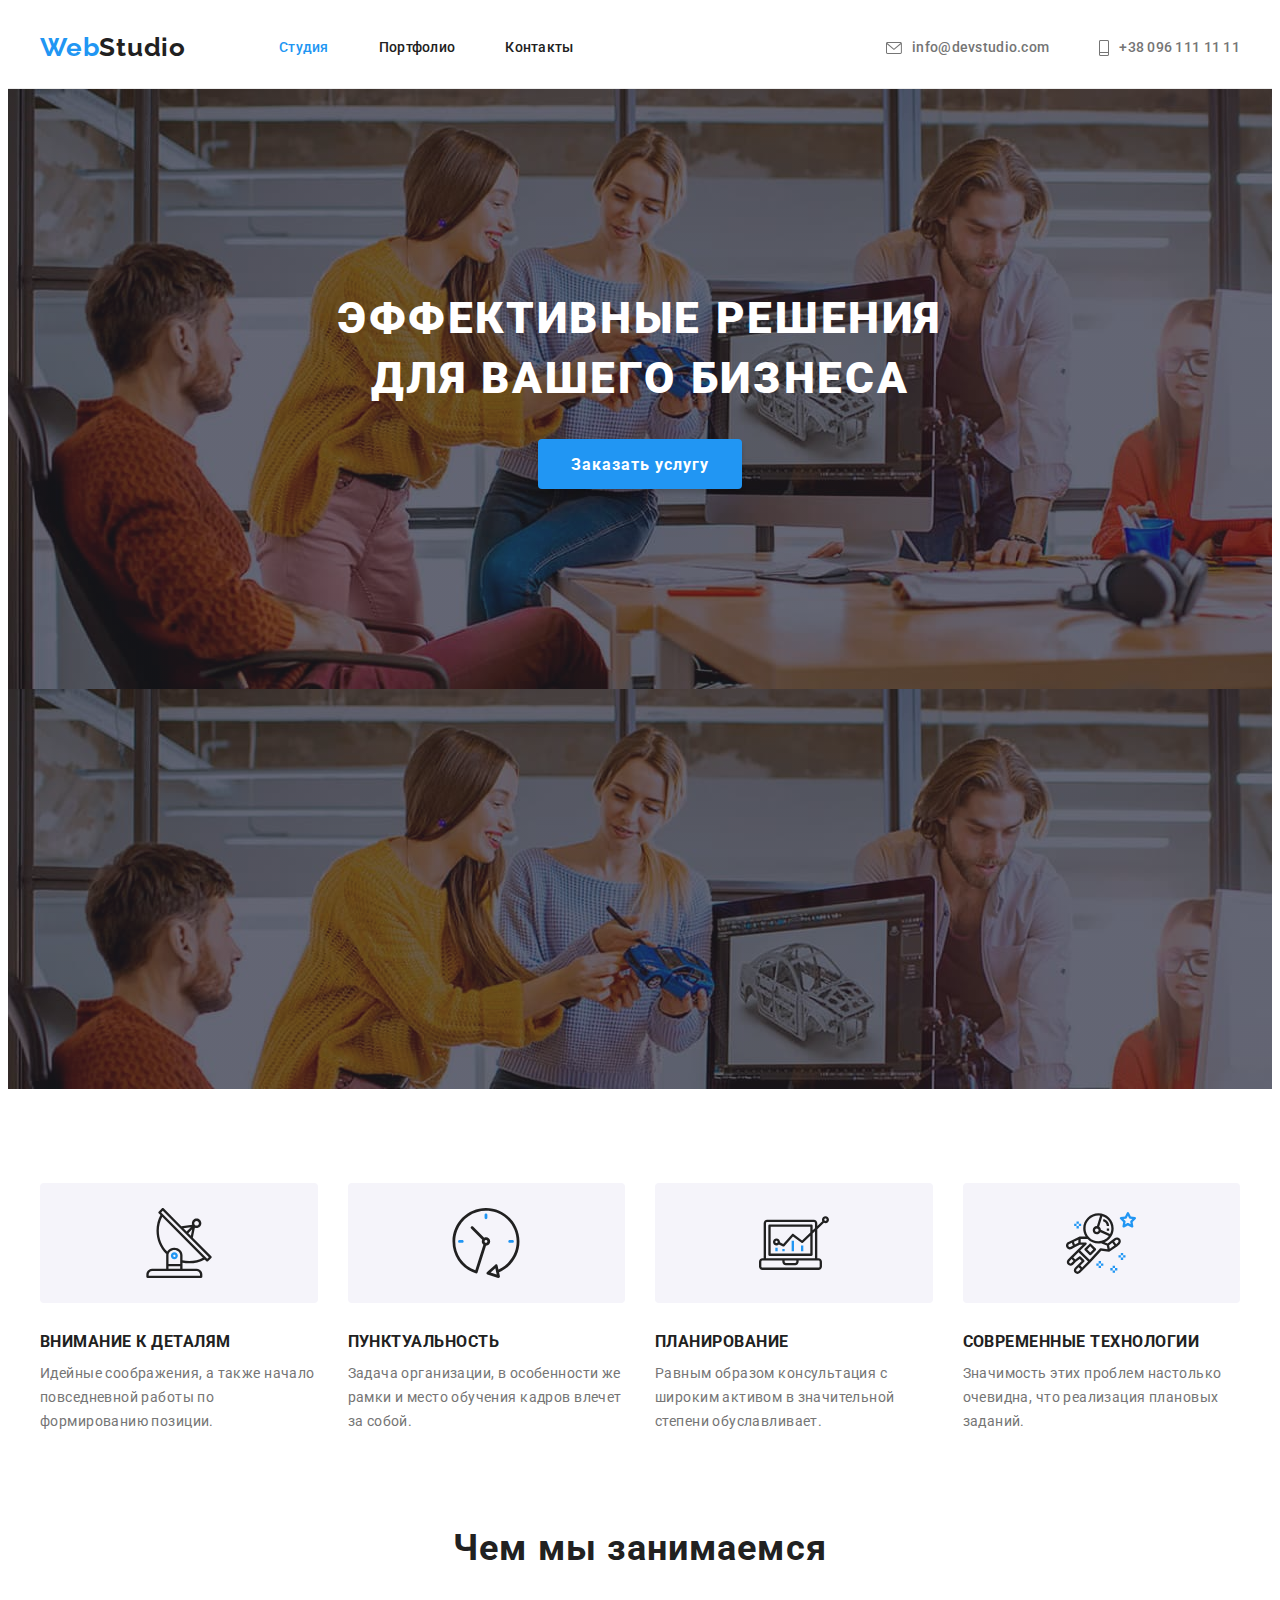
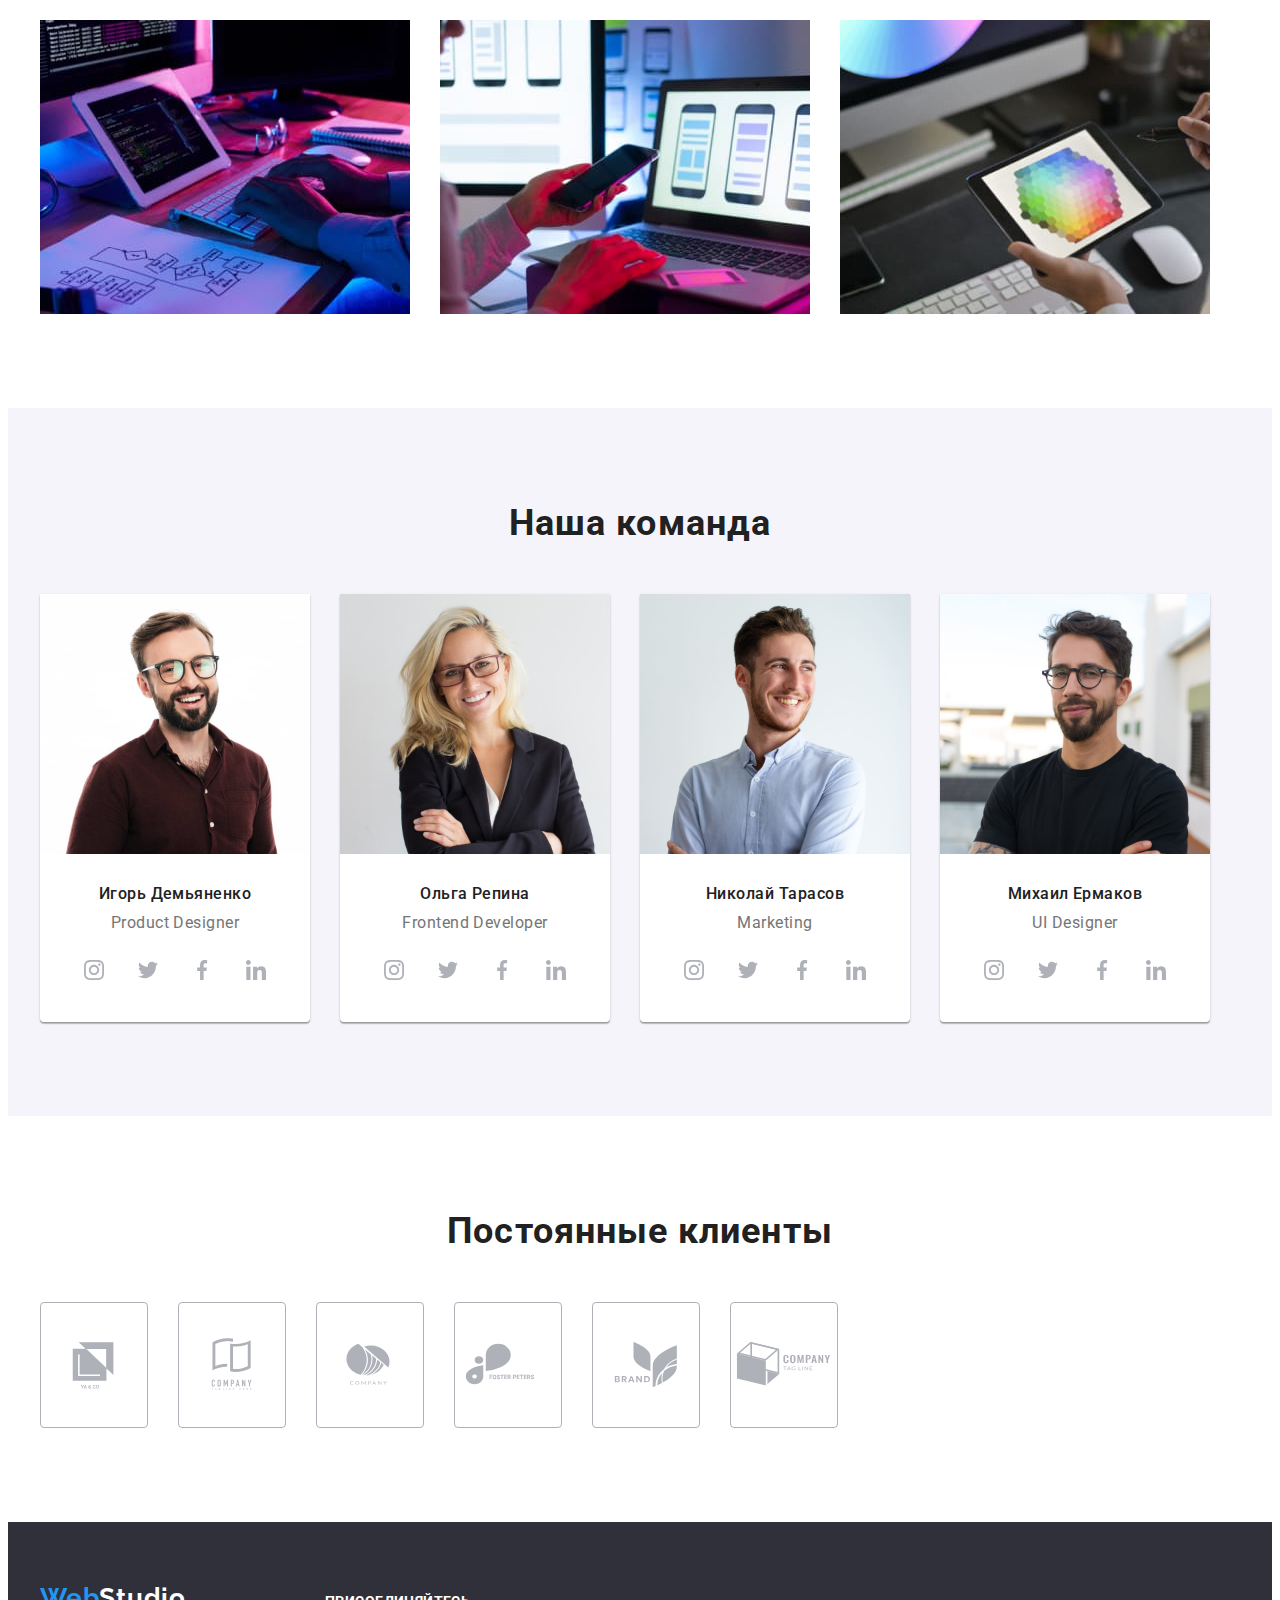
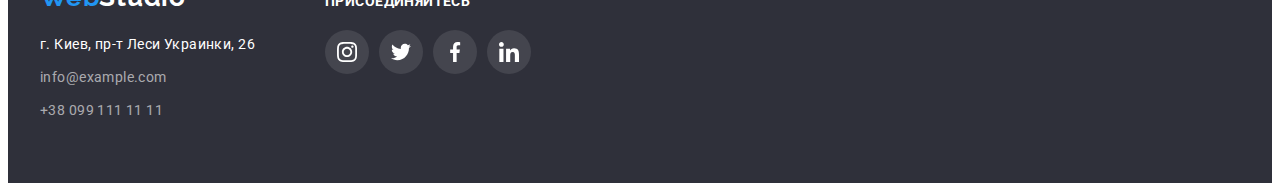
<file: index.html>
<!DOCTYPE html>
<html lang="ru">
  <head>
    <meta charset="UTF-8" />
    <meta http-equiv="X-UA-Compatible" content="IE=edge" />
    <meta name="viewport" content="width=device-width, initial-scale=1.0" />
    <meta
      name="description"
      content="Вебстудия. Создание вебсайта под ключ,  разработка мобильных приложений"
    />
    <title>WebStudio</title>

    <link rel="preconnect" href="https://fonts.googleapis.com" />
    <link rel="preconnect" href="https://fonts.gstatic.com" crossorigin />
    <link
      href="https://fonts.googleapis.com/css2?family=Raleway:wght@700&family=Roboto:wght@400;500;700;900&display=swap"
      rel="stylesheet"
    />
    <link
      rel="stylesheet"
      href="https://cdnjs.cloudflare.com/ajax/libs/modern-normalize/1.1.0/modern-normalize.min.css"
      integrity="sha512-wpPYUAdjBVSE4KJnH1VR1HeZfpl1ub8YT/NKx4PuQ5NmX2tKuGu6U/JRp5y+Y8XG2tV+wKQpNHVUX03MfMFn9Q=="
      crossorigin="anonymous"
      referrerpolicy="no-referrer"
    />
    <link rel="stylesheet" href="./css/styles.css" />
  </head>
  <body>
    <header class="page-header">
      <div class="container">
        <nav class="header-nav list">
          <a class="logo link" href="./index.html"
            >Web<span class="logo-accent">Studio</span></a
          >
          <ul class="header-list list">
            <li class="header-list-item">
              <a class="link current" href="">Студия</a>
            </li>
            <li class="header-list-item">
              <a class="link" href="./portfolio.html">Портфолио</a>
            </li>
            <li class="header-list-item">
              <a class="link" href="">Контакты</a>
            </li>
          </ul>
        </nav>
        <ul class="header-contacts list">
          <li class="item">
            <a class="header-email link" href="mailto:info@devstudio.com">
              <svg class="icon-envelope" width="16" height="12">
                <use href="./images/icons.svg#icon-envelope"></use>
              </svg>
              info@devstudio.com
            </a>
          </li>
          <li class="item">
            <a class="header-tel link" href="tel:+380961111111">
              <svg class="icon-handy" width="10" height="16">
                <use href="./images/icons.svg#icon-handy"></use>
              </svg>
              +38 096 111 11 11</a
            >
          </li>
        </ul>
      </div>
    </header>
    <main>
      <!-- HERO -->

      <section class="hero section">
        <div class="hero-overlay"></div>
        <div class="container">
          <!--<div class="hero-content"-->
          <h1 class="hero-title">Эффективные решения для вашего бизнеса</h1>
          <button class="hero-btn" type="button">Заказать услугу</button>
          <!--</div>-->
        </div>
      </section>
      <!--end of HERO -->

      <!-- Блок Особенности -->
      <section class="qualities section">
        <div class="container">
          <h2 class="visually-hidden qualities-title">Особенности</h2>
          <!--Заголовок спрятан-->
          <ul class="qualities-list list">
            <li class="qualities-item">
              <div class="qualities-icon">
                <svg class="icon-antenna" width="70" height="70">
                  <use href="./images/icons.svg#icon-antenna"></use>
                </svg>
              </div>

              <h3 class="qualities-sec-title">Внимание к деталям</h3>
              <p class="qualities-text">
                Идейные соображения, а также начало повседневной работы по
                формированию позиции.
              </p>
            </li>
            <li class="qualities-item">
              <div class="qualities-icon">
                <svg class="icon-clock" width="70" height="70">
                  <use href="./images/icons.svg#icon-clock"></use>
                </svg>
              </div>

              <h3 class="qualities-sec-title">Пунктуальность</h3>
              <p class="qualities-text">
                Задача организации, в особенности же рамки и место обучения
                кадров влечет за собой.
              </p>
            </li>

            <li class="qualities-item">
              <div class="qualities-icon">
                <svg class="icon-diagram" width="70" height="70">
                  <use href="./images/icons.svg#icon-diagram"></use>
                </svg>
              </div>

              <h3 class="qualities-sec-title">Планирование</h3>
              <p class="qualities-text">
                Равным образом консультация с широким активом в значительной
                степени обуславливает.
              </p>
            </li>
            <li class="qualities-item">
              <div class="qualities-icon">
                <svg class="icon-astronaut" width="70" height="70">
                  <use href="./images/icons.svg#icon-astronaut"></use>
                </svg>
              </div>

              <h3 class="qualities-sec-title">Современные технологии</h3>
              <p class="qualities-text">
                Значимость этих проблем настолько очевидна, что реализация
                плановых заданий.
              </p>
            </li>
          </ul>
        </div>
      </section>
      <!-- Конец блока Особенности -->

      <!-- Блок Чем мы занимаемся-->
      <section class="dealing section">
        <div class="container">
          <h2 class="dealing-title">Чем мы занимаемся</h2>
          <ul class="dealing-list list">
            <li class="dealing-item">
              <img
                src="./images/we-do1.jpg"
                alt="Десктопные приложения"
                width="370"
              />
            </li>
            <li class="dealing-item">
              <img
                src="./images/we-do2.jpg"
                alt="Разработка мобильных приложений"
                width="370"
              />
            </li>
            <li class="dealing-item">
              <img
                src="./images/we-do3.jpg"
                alt="Разработка дизайна вебсайта"
                width="370"
              />
            </li>
          </ul>
        </div>
      </section>
      <!-- Конец блока Чем мы занимаемся -->

      <!-- Блок Наша команда-->
      <section class="team section">
        <div class="container">
          <h2 class="team-title">Наша команда</h2>
          <ul class="team-list list">
            <li class="team-item">
              <img
                class="team-img"
                src="./images/staff1.jpg"
                alt="Игорь Демьяненко"
                width="270"
              />
              <h3 class="team-sec-title">Игорь Демьяненко</h3>
              <p class="team-text" lang="en">Product Designer</p>
              <div class="team-soc-block">
                <ul class="team-soc-list list">
                  <li class="team-soc-item">
                    <a href="" class="team-soc-link link">
                      <svg
                        class="team-icon icon-instagram"
                        width="20"
                        height="20"
                      >
                        <use href="./images/icons.svg#icon-instagram"></use>
                      </svg>
                    </a>
                  </li>
                  <li class="team-soc-item">
                    <a href="" class="team-soc-link link">
                      <svg
                        class="team-icon icon-twitter"
                        width="20"
                        height="20"
                      >
                        <use href="./images/icons.svg#icon-twitter"></use>
                      </svg>
                    </a>
                  </li>

                  <li class="team-soc-item">
                    <a href="" class="team-soc-link link">
                      <svg
                        class="team-icon icon-facebook"
                        width="20"
                        height="20"
                      >
                        <use href="./images/icons.svg#icon-facebook"></use>
                      </svg>
                    </a>
                  </li>
                  <li class="team-soc-item">
                    <a href="" class="team-soc-link link">
                      <svg
                        class="team-icon icon-linkedin"
                        width="20"
                        height="20"
                      >
                        <use href="./images/icons.svg#icon-linkedin"></use>
                      </svg>
                    </a>
                  </li>
                </ul>
              </div>
            </li>
            <li class="team-item">
              <img
                class="team-img"
                src="./images/staff2.jpg"
                alt="Ольга Репина"
                width="270"
              />
              <h3 class="team-sec-title">Ольга Репина</h3>
              <p class="team-text" lang="en">Frontend Developer</p>
              <div class="team-soc-block">
                <ul class="team-soc-list list">
                  <li class="team-soc-item">
                    <a href="" class="team-soc-link link">
                      <svg
                        class="team-icon icon-instagram"
                        width="20"
                        height="20"
                      >
                        <use href="./images/icons.svg#icon-instagram"></use>
                      </svg>
                    </a>
                  </li>
                  <li class="team-soc-item">
                    <a href="" class="team-soc-link link">
                      <svg
                        class="team-icon icon-twitter"
                        width="20"
                        height="20"
                      >
                        <use href="./images/icons.svg#icon-twitter"></use>
                      </svg>
                    </a>
                  </li>

                  <li class="team-soc-item">
                    <a href="" class="team-soc-link link">
                      <svg
                        class="team-icon icon-facebook"
                        width="20"
                        height="20"
                      >
                        <use href="./images/icons.svg#icon-facebook"></use>
                      </svg>
                    </a>
                  </li>
                  <li class="team-soc-item">
                    <a href="" class="team-soc-link link">
                      <svg
                        class="team-icon icon-linkedin"
                        width="20"
                        height="20"
                      >
                        <use href="./images/icons.svg#icon-linkedin"></use>
                      </svg>
                    </a>
                  </li>
                </ul>
              </div>
            </li>
            <li class="team-item">
              <img
                class="team-img"
                src="./images/staff3.jpg"
                alt="Николай Тарасов"
                width="270"
              />
              <h3 class="team-sec-title">Николай Тарасов</h3>
              <p class="team-text" lang="en">Marketing</p>
              <div class="team-soc-block">
                <ul class="team-soc-list list">
                  <li class="team-soc-item">
                    <a href="" class="team-soc-link link">
                      <svg
                        class="team-icon icon-instagram"
                        width="20"
                        height="20"
                      >
                        <use href="./images/icons.svg#icon-instagram"></use>
                      </svg>
                    </a>
                  </li>
                  <li class="team-soc-item">
                    <a href="" class="team-soc-link link">
                      <svg
                        class="team-icon icon-twitter"
                        width="20"
                        height="20"
                      >
                        <use href="./images/icons.svg#icon-twitter"></use>
                      </svg>
                    </a>
                  </li>

                  <li class="team-soc-item">
                    <a href="" class="team-soc-link link">
                      <svg
                        class="team-icon icon-facebook"
                        width="20"
                        height="20"
                      >
                        <use href="./images/icons.svg#icon-facebook"></use>
                      </svg>
                    </a>
                  </li>
                  <li class="team-soc-item">
                    <a href="" class="team-soc-link link">
                      <svg
                        class="team-icon icon-linkedin"
                        width="20"
                        height="20"
                      >
                        <use href="./images/icons.svg#icon-linkedin"></use>
                      </svg>
                    </a>
                  </li>
                </ul>
              </div>
            </li>
            <li class="team-item">
              <img
                class="team-img"
                src="./images/staff4.jpg"
                alt="Михаил Ермаков"
                width="270"
              />
              <h3 class="team-sec-title">Михаил Ермаков</h3>
              <p class="team-text" lang="en">UI Designer</p>
              <div class="team-soc-block">
                <ul class="team-soc-list list">
                  <li class="team-soc-item">
                    <a href="" class="team-soc-link link">
                      <svg
                        class="team-icon icon-instagram"
                        width="20"
                        height="20"
                      >
                        <use href="./images/icons.svg#icon-instagram"></use>
                      </svg>
                    </a>
                  </li>
                  <li class="team-soc-item">
                    <a href="" class="team-soc-link link">
                      <svg
                        class="team-icon icon-twitter"
                        width="20"
                        height="20"
                      >
                        <use href="./images/icons.svg#icon-twitter"></use>
                      </svg>
                    </a>
                  </li>

                  <li class="team-soc-item">
                    <a href="" class="team-soc-link link">
                      <svg
                        class="team-icon icon-facebook"
                        width="20"
                        height="20"
                      >
                        <use href="./images/icons.svg#icon-facebook"></use>
                      </svg>
                    </a>
                  </li>
                  <li class="team-soc-item">
                    <a href="" class="team-soc-link link">
                      <svg
                        class="team-icon icon-linkedin"
                        width="20"
                        height="20"
                      >
                        <use href="./images/icons.svg#icon-linkedin"></use>
                      </svg>
                    </a>
                  </li>
                </ul>
              </div>
            </li>
          </ul>
        </div>
      </section>
      <!-- Конец блока Наша команда-->
      <!-- Блок Наши клиенты-->
      <section class="clients section">
        <div class="container">
          <h2 class="clients-title">Постоянные клиенты</h2>

          <ul class="clients-list list">
            <li class="clients-item">
              <a href="" class="clients-link link">
                <svg class="clients-icon" width="106" height="60">
                  <use href="./images/icons.svg#icon-Logo1"></use>
                </svg>
              </a>
            </li>

            <li class="clients-item">
              <a href="" class="clients-link link">
                <svg class="clients-icon" width="106" height="60">
                  <use href="./images/icons.svg#icon-Logo2"></use>
                </svg>
              </a>
            </li>

            <li class="clients-item">
              <a href="" class="clients-link link">
                <svg class="clients-icon" width="106" height="60">
                  <use href="./images/icons.svg#icon-Logo3"></use>
                </svg>
              </a>
            </li>
            <li class="clients-item">
              <a href="" class="clients-link link">
                <svg class="clients-icon" width="106" height="60">
                  <use href="./images/icons.svg#icon-Logo4"></use>
                </svg>
              </a>
            </li>
            <li class="clients-item">
              <a href="" class="clients-link link">
                <svg class="clients-icon" width="106" height="60">
                  <use href="./images/icons.svg#icon-Logo5"></use>
                </svg>
              </a>
            </li>
            <li class="clients-item">
              <a href="" class="clients-link link">
                <svg class="clients-icon" width="106" height="60">
                  <use href="./images/icons.svg#icon-Logo6"></use>
                </svg>
              </a>
            </li>
          </ul>
        </div>
      </section>
    </main>
    <footer class="page-footer">
      <div class="container footer-blocks">
        <div class="footer-block-address">
          <a class="link logo" href="./index.html"
            >Web<span class="footer-logo-accent">Studio</span></a
          >
          <address class="adr">
            <ul class="footer-contacts list">
              <li class="footer-contacts-item">
                <a
                  class="footer-adress link"
                  href=" https://goo.gl/maps/PGf1aji3u7h2vcn76"
                  target="_blank"
                  rel="noopener noreferrer"
                  >г. Киев, пр-т Леси Украинки, 26</a
                >
              </li>
              <li class="footer-contacts-item">
                <a class="footer-email link" href="mailto:info@example.com"
                  >info@example.com</a
                >
              </li>
              <li class="footer-contacts-item">
                <a class="footer-tel link" href="tel:+380991111111"
                  >+38 099 111 11 11</a
                >
              </li>
            </ul>
          </address>
        </div>
        <div class="footer-block-social">
          <p class="footer-block-social-title">Присоединяйтесь</p>
          <ul class="footer-soc-list list">
            <li class="footer-soc-item">
              <a href="" class="footer-soc-link link">
                <svg class="footer-icon icon-instagram" width="20" height="20">
                  <use href="./images/icons.svg#icon-instagram"></use>
                </svg>
              </a>
            </li>
            <li class="footer-soc-item">
              <a href="" class="footer-soc-link link">
                <svg class="footer-icon icon-twitter" width="20" height="20">
                  <use href="./images/icons.svg#icon-twitter"></use>
                </svg>
              </a>
            </li>

            <li class="footer-soc-item">
              <a href="" class="footer-soc-link link">
                <svg class="footer-icon icon-facebook" width="20" height="20">
                  <use href="./images/icons.svg#icon-facebook"></use>
                </svg>
              </a>
            </li>
            <li class="footer-soc-item">
              <a href="" class="footer-soc-link link">
                <svg class="footer-icon icon-linkedin" width="20" height="20">
                  <use href="./images/icons.svg#icon-linkedin"></use>
                </svg>
              </a>
            </li>
          </ul>
        </div>
      </div>
    </footer>
  </body>
</html>
</file>
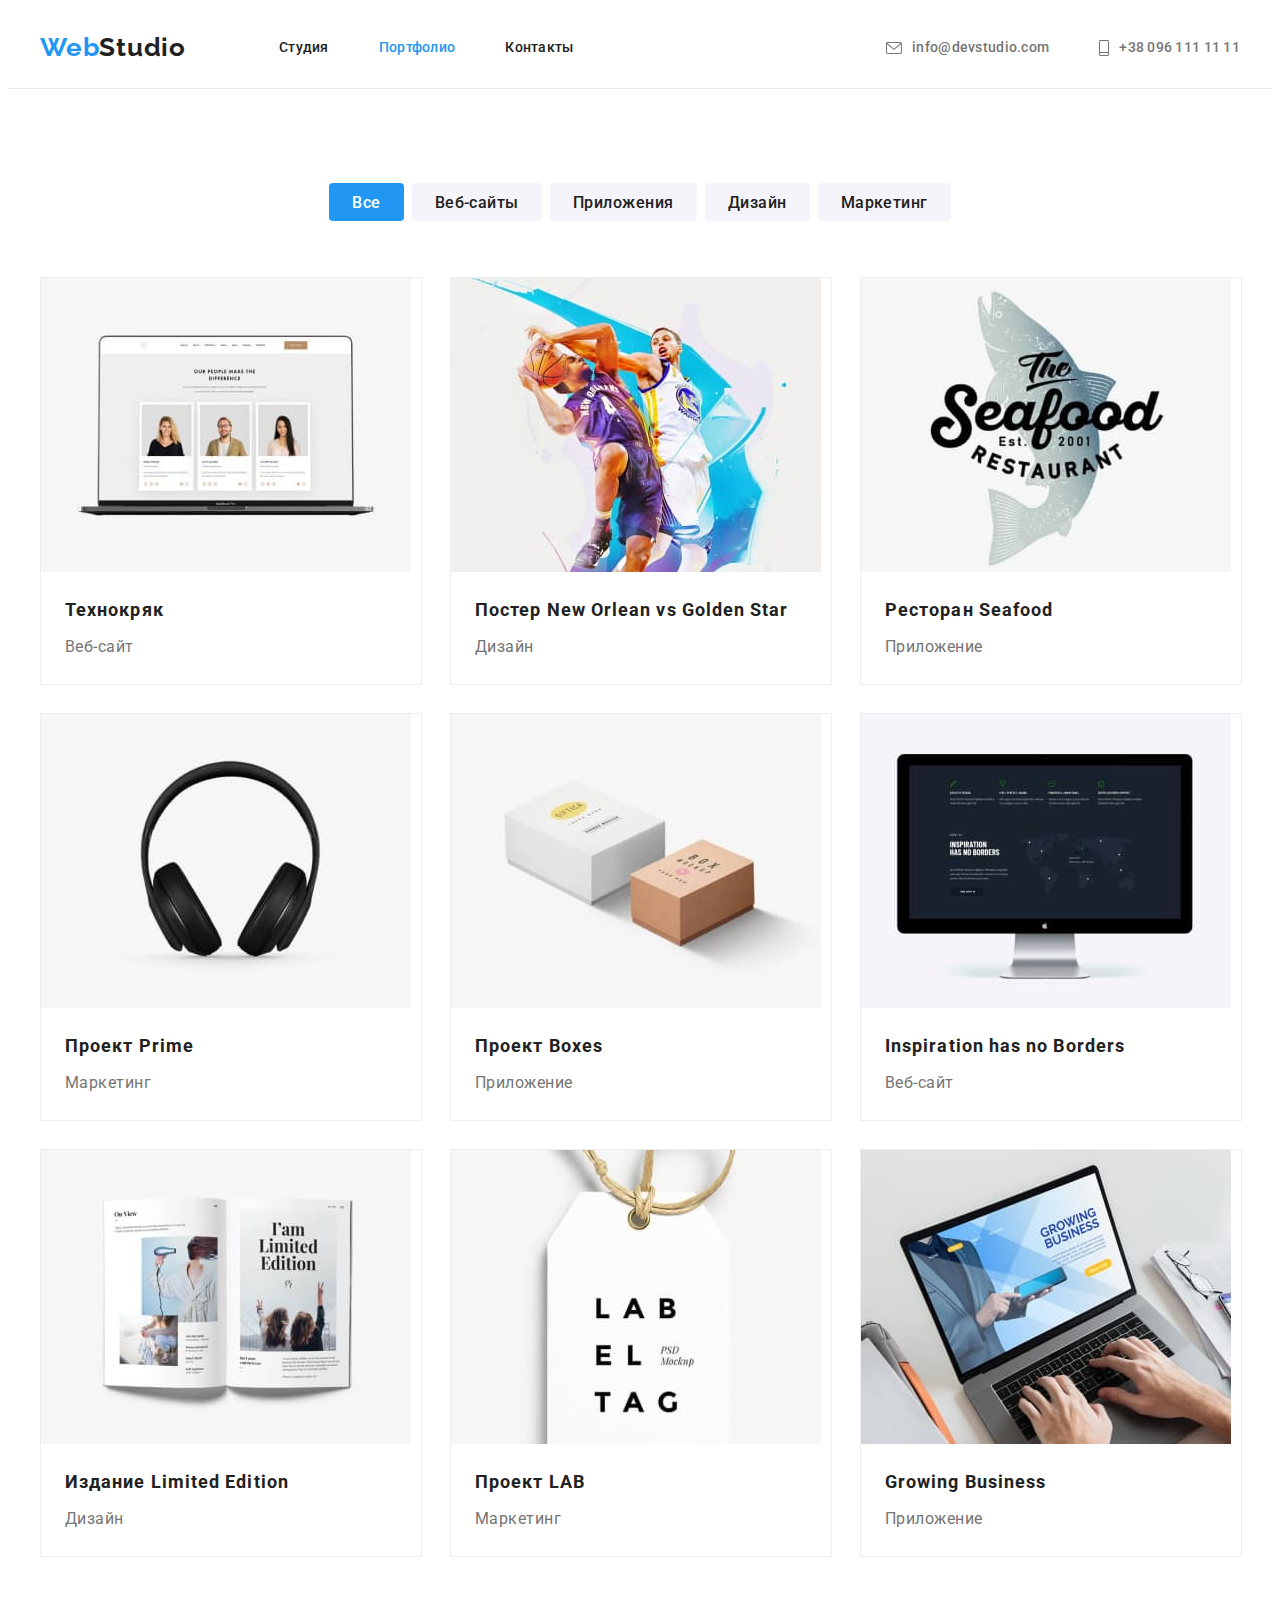
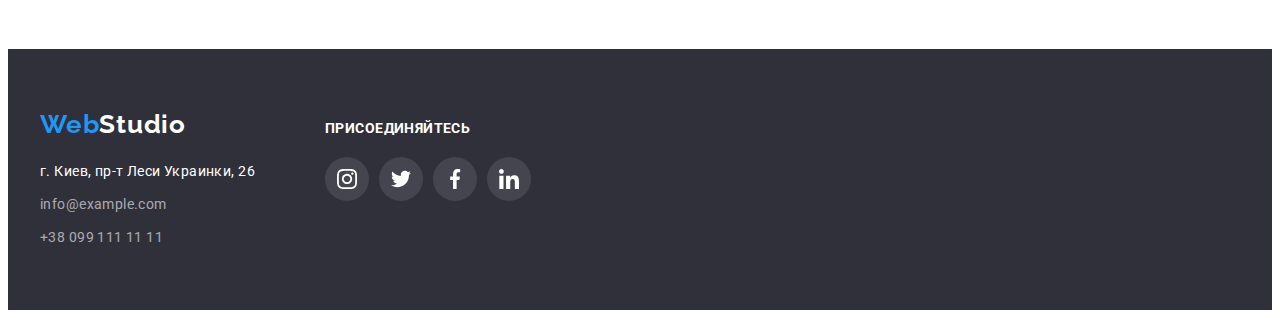
<file: portfolio.html>
<!DOCTYPE html>
<html lang="ru">
  <head>
    <meta charset="UTF-8" />
    <meta http-equiv="X-UA-Compatible" content="IE=edge" />
    <meta name="viewport" content="width=device-width, initial-scale=1.0" />
    <meta
      name="description"
      content="Вебстудия. Создание вебсайта под ключ,  разработка мобильных приложений"
    />
    <title>WebStudio</title>

    <link rel="preconnect" href="https://fonts.googleapis.com" />
    <link rel="preconnect" href="https://fonts.gstatic.com" crossorigin />
    <link
      href="https://fonts.googleapis.com/css2?family=Raleway:wght@700&family=Roboto:wght@400;500;700;900&display=swap"
      rel="stylesheet"
    />
    <link
      rel="stylesheet"
      href="https://cdnjs.cloudflare.com/ajax/libs/modern-normalize/1.1.0/modern-normalize.min.css"
      integrity="sha512-wpPYUAdjBVSE4KJnH1VR1HeZfpl1ub8YT/NKx4PuQ5NmX2tKuGu6U/JRp5y+Y8XG2tV+wKQpNHVUX03MfMFn9Q=="
      crossorigin="anonymous"
      referrerpolicy="no-referrer"
    />
    <link rel="stylesheet" href="./css/styles.css" />
  </head>
  <body>
    <header class="page-header">
      <div class="container">
        <nav class="header-nav list">
          <a class="logo link" href="./index.html"
            >Web<span class="logo-accent">Studio</span></a
          >
          <ul class="header-list list">
            <li class="header-list-item">
              <a class="link" href="./index.html">Студия</a>
            </li>
            <li class="header-list-item">
              <a class="link current" href="">Портфолио</a>
            </li>
            <li class="header-list-item">
              <a class="link" href="">Контакты</a>
            </li>
          </ul>
        </nav>
        <ul class="header-contacts list">
          <li class="item">
            <a class="header-email link" href="mailto:info@devstudio.com">
              <svg class="icon-envelope" width="16" height="12">
                <use href="./images/icons.svg#icon-envelope"></use>
              </svg>
              info@devstudio.com
            </a>
          </li>
          <li class="item">
            <a class="header-tel link" href="tel:+380961111111">
              <svg class="icon-handy" width="10" height="16">
                <use href="./images/icons.svg#icon-handy"></use>
              </svg>
              +38 096 111 11 11</a
            >
          </li>
        </ul>
      </div>
    </header>

    <main>
      <!-- Примеры работ -->
      <section class="examples section">
        <div class="container">
          <!-- Фильр -->

          <h1 class="exaples-title visually-hidden">Примеры работ</h1>

          <!--<div class="exaples-filter"> -->
          <ul class="list examples-navi">
            <li class="filtr-btn">
              <button class="exaples-filter-btn filter-first-btn" type="button">
                Все
              </button>
            </li>
            <li class="filtr-btn">
              <button class="exaples-filter-btn" type="button">
                Веб-сайты
              </button>
            </li>
            <li class="filtr-btn">
              <button class="exaples-filter-btn" type="button">
                Приложения
              </button>
            </li>
            <li class="filtr-btn">
              <button class="exaples-filter-btn" type="button">Дизайн</button>
            </li>
            <li class="filtr-btn">
              <button class="exaples-filter-btn" type="button">
                Маркетинг
              </button>
            </li>
          </ul>
          <!--</div> -->

          <!--  Карточки работ  -->
          <!--<div class="examles-card">-->
          <ul class="examples-list list">
            <li class="examples-list-item">
              <a class="examples-link link" href="">
                <img src="./images/project1.jpg" alt="" width="370" />
                <!-- Низ карточки, ниже аналогично -->
                <div class="examples-content">
                  <h2 class="examples-sec-title">Технокряк</h2>
                  <p class="examples-text">Веб-сайт</p>
                </div>
              </a>
            </li>
            <li class="examples-list-item">
              <a class="examples-link link" href="">
                <img src="./images/project2.jpg" alt="" width="370" />
                <div class="examples-content">
                  <h2 class="examples-sec-title">
                    Постер <span lang="en">New Orlean vs Golden Star</span>
                  </h2>
                  <p class="examples-text">Дизайн</p>
                </div>
              </a>
            </li>
            <li class="examples-list-item">
              <a class="examples-link link" href="">
                <img src="./images/project3.jpg" alt="" width="370" />
                <div class="examples-content">
                  <h2 class="examples-sec-title">
                    Ресторан <span lang="en">Seafood</span>
                  </h2>
                  <p class="examples-text">Приложение</p>
                </div>
              </a>
            </li>
            <li class="examples-list-item">
              <a class="examples-link link" href="">
                <img src="./images/project4.jpg" alt="" width="370" />
                <div class="examples-content">
                  <h2 class="examples-sec-title">
                    Проект <span lang="en">Prime</span>
                  </h2>
                  <p class="examples-text">Маркетинг</p>
                </div>
              </a>
            </li>
            <li class="examples-list-item">
              <a class="examples-link link" href="">
                <img src="./images/project5.jpg" alt="" width="370" />
                <div class="examples-content">
                  <h2 class="examples-sec-title">
                    Проект <span lang="en">Boxes</span>
                  </h2>
                  <p class="examples-text">Приложение</p>
                </div>
              </a>
            </li>
            <li class="examples-list-item">
              <a class="examples-link link" href="">
                <img src="./images/project6.jpg" alt="" width="370" />
                <div class="examples-content">
                  <h2 class="examples-sec-title" lang="en">
                    Inspiration has no Borders
                  </h2>
                  <p class="examples-text">Веб-сайт</p>
                </div>
              </a>
            </li>
            <li class="examples-list-item">
              <a class="examples-link link" href="">
                <img src="./images/project7.jpg" alt="" width="370" />
                <div class="examples-content">
                  <h2 class="examples-sec-title">
                    Издание <span lang="en">Limited Edition</span>
                  </h2>
                  <p class="examples-text">Дизайн</p>
                </div>
              </a>
            </li>
            <li class="examples-list-item">
              <a class="examples-link link" href="">
                <img src="./images/project8.jpg" alt="" width="370" />
                <div class="examples-content">
                  <h2 class="examples-sec-title">
                    Проект <span lang="en">LAB</span>
                  </h2>
                  <p class="examples-text">Маркетинг</p>
                </div>
              </a>
            </li>
            <li class="examples-list-item">
              <a class="examples-link link" href="">
                <img src="./images/project9.jpg" alt="" width="370" />
                <div class="examples-content">
                  <h2 class="examples-sec-title" lang="en">Growing Business</h2>
                  <p class="examples-text">Приложение</p>
                </div>
              </a>
            </li>
          </ul>
        </div>
      </section>
      <!--  Футер -->
    </main>
    <footer class="page-footer">
      <div class="container footer-blocks">
        <div class="footer-block-address">
          <a class="link logo" href="./index.html"
            >Web<span class="footer-logo-accent">Studio</span></a
          >
          <address class="adr">
            <ul class="footer-contacts list">
              <li class="footer-contacts-item">
                <a
                  class="footer-adress link"
                  href=" https://goo.gl/maps/PGf1aji3u7h2vcn76"
                  target="_blank"
                  rel="noopener noreferrer"
                  >г. Киев, пр-т Леси Украинки, 26</a
                >
              </li>
              <li class="footer-contacts-item">
                <a class="footer-email link" href="mailto:info@example.com"
                  >info@example.com</a
                >
              </li>
              <li class="footer-contacts-item">
                <a class="footer-tel link" href="tel:+380991111111"
                  >+38 099 111 11 11</a
                >
              </li>
            </ul>
          </address>
        </div>
        <div class="footer-block-social">
          <p class="footer-block-social-title">Присоединяйтесь</p>
          <ul class="footer-soc-list list">
            <li class="footer-soc-item">
              <a href="" class="footer-soc-link link">
                <svg class="footer-icon icon-instagram" width="20" height="20">
                  <use href="./images/icons.svg#icon-instagram"></use>
                </svg>
              </a>
            </li>
            <li class="footer-soc-item">
              <a href="" class="footer-soc-link link">
                <svg class="footer-icon icon-twitter" width="20" height="20">
                  <use href="./images/icons.svg#icon-twitter"></use>
                </svg>
              </a>
            </li>

            <li class="footer-soc-item">
              <a href="" class="footer-soc-link link">
                <svg class="footer-icon icon-facebook" width="20" height="20">
                  <use href="./images/icons.svg#icon-facebook"></use>
                </svg>
              </a>
            </li>
            <li class="footer-soc-item">
              <a href="" class="footer-soc-link link">
                <svg class="footer-icon icon-linkedin" width="20" height="20">
                  <use href="./images/icons.svg#icon-linkedin"></use>
                </svg>
              </a>
            </li>
          </ul>
        </div>
      </div>
    </footer>
  </body>
</html>
</file>
<file: css/styles.css>
:root {
  --link-hover: rgba(33, 150, 243, 1);
  --btn-fokus-text: rgba(255, 255, 255, 1);
  --logo-accent: rgba(33, 150, 243, 1);
  --hero-footer-color: rgba(47, 48, 58, 1);
  --sec-title-color: rgba(33, 33, 33, 1);
  --paragraph-text: rgba(117, 117, 117, 1);
  --btn-background: rgba(33, 150, 243, 1);
  --title-color: rgba(33, 33, 33, 1);
}
/*------- Reset and so on -----------*/
p,
h1,
h2,
h3,
h4,
h5,
h6 {
  margin: 0;
}

ul {
  margin: 0;
  padding-left: 0;
}

button {
  cursor: pointer;
}
.link {
  text-decoration: none;
}
.list {
  list-style: none;
}
img {
  display: block;
  max-width: 100%;
}

body {
  background-color: #ffffff;
  font-size: 14px;
  font-family: "Roboto", "Verdana", "Tahoma", sans-serif;
}
/*скрывается заголовок*/
.visually-hidden {
  position: absolute;
  white-space: nowrap;
  width: 1px;
  height: 1px;
  overflow: hidden;
  border: 0;
  padding: 0;
  clip: rect(0 0 0 0);
  clip-path: inset(50%);
  margin: -1px;
}

/*-------------------------------*/
/*------------ header -----------*/
.container {
  width: 1200px;
  padding: 0 15px;
  margin: 0 auto;
  /*outline: 1px dashed tomato;*/
}
.section {
  padding: 94px 0;
}

.page-header {
  /*padding: 24px 0 25px;*/
  border-bottom: 1px solid rgba(236, 236, 236, 1);
}
.page-header .container {
  display: flex;
  align-items: center;
}
.header-nav {
  display: flex;
  align-items: center;
}
.header-nav .link {
  display: block;
}
.header-contacts {
  display: block;
}
.logo {
  font-family: "Raleway", "Verdana", "Tahoma", sans-serif;
  color: var(--logo-accent);
  font-weight: 700;
  font-size: 26px;
  line-height: 1.19;
  letter-spacing: 0.03em;
}
.page-header .logo {
  margin-right: 93px;
  padding: 24px 0 25px;
}

.logo-accent {
  color: rgba(33, 33, 33, 1);
}
.header-list-item .link {
  display: block;
  padding-top: 32px;
  padding-bottom: 32px;
  color: rgba(33, 33, 33, 1);
}
.header-list {
  display: flex;
  align-items: center;
  color: rgba(33, 33, 33, 1);
  font-weight: 500;
  line-height: 1.14;
  letter-spacing: 0.02em;
}
.header-list-item:not(:last-child) {
  margin-right: 50px;
}
/*.header-list.link {
  color: rgba(33, 33, 33, 1);
}*/

/*.header-list .link:visited {
  color: rgba(33, 33, 33, 1);
}*/

.header-list .link.current {
  color: var(--link-hover);
}
.header-list .link:focus,
.header-list .link:hover,
.header-contacts .link:focus,
.header-contacts .link:hover {
  color: var(--link-hover);
}
.header-contacts .link {
  display: flex;
  padding-top: 32px;
  padding-bottom: 32px;
  align-items: center;
  color: rgba(117, 117, 117, 1);
  font-weight: 500;
  line-height: 1.14;
  letter-spacing: 0.02em;
}

.header-contacts {
  display: flex;
  align-items: center;
  margin-left: auto;
}
.icon-envelope,
.icon-handy {
  margin-right: 10px;
  fill: currentColor;
}
.header-contacts .item:not(:last-child) {
  margin-right: 50px;
}

/* ----в эффективности этого visited я сомневаюсь, 
но тогда есть вопросы----- */

.header-contacts .link:visited {
  color: rgba(117, 117, 117, 1);
}

/* ------- HERO 235px------*/
.hero {
  background-color: rgba(196, 196, 196, 1);
  padding: 200px 0;
  max-width: 1600px;
  height: 600px;
  margin: 0 auto;

  background-image: linear-gradient(
      rgba(47, 48, 58, 0.4),
      rgba(47, 48, 58, 0.4)
    ),
    url(../images/hero-bg.jpg);
}

.hero-overlay {
}
.hero-content {
  padding: 200px 235px;
}
.hero-title {
  width: 696px;
  margin: 0 auto 30px;
  text-align: center;

  font-weight: 900;
  font-size: 44px;
  line-height: 1.36;
  letter-spacing: 0.06em;
  text-transform: uppercase;

  color: rgba(255, 255, 255, 1);
}

.hero-btn {
  padding: 10px 32px;
  display: block;
  margin: 0 auto;
  min-width: 200px;
  height: 50px;
  color: rgba(255, 255, 255, 1);
  background-color: var(--btn-background);

  font-family: inherit;
  font-weight: 700;
  font-size: 16px;
  line-height: 1.88;

  align-items: center;
  text-align: center;
  letter-spacing: 0.06em;
  cursor: pointer;

  box-shadow: 0px 4px 4px rgba(0, 0, 0, 0.15);
  border-radius: 4px;
  border: 1px solid transparent;
}
.hero-btn:hover,
.hero-btn:focus {
  color: var(--btn-fokus-text);
  background-color: rgba(24, 140, 232, 1);
}

/* ----- Блок Особенности -----*/

.qualities {
}

/*.qualities-item:not(:last-child) {
  margin-right: 30px;
}*/
.qualities-list {
  display: flex;
  /*margin: -15px;*/
  column-gap: 30px;
}
.qualities-item {
  /*outline: 1px dashed green;*/
  /*width: calc((100% - 4 * 30px) / 4);
  margin: 15px;*/
  flex-basis: calc((100% - 3 * 30px) / 4);
}
.qualities-icon {
  display: flex;
  width: 100%;
  height: 120px;
  margin-bottom: 30px;
  background-color: rgba(245, 244, 250, 1);
  border-radius: 4px;
  justify-content: center;
  /*padding: 25px 100px;*/
  align-items: center;
}

.qualities-sec-title {
  color: var(--sec-title-color);
  line-height: 1.14;
  letter-spacing: 0.03em;
  text-transform: uppercase;
  margin-bottom: 10px;
}

.qualities-text {
  color: var(--paragraph-text);
  line-height: 1.71;
  letter-spacing: 0.03em;
}
/* --- Блок Чем мы занимаемся--- */
.dealing {
  padding-top: 0;
}
.dealing-list {
  display: flex;
  margin: -15px;
}
.dealing-link {
}
.dealing-item {
  flex-basis: calc((100%-3 * 30px) / 3);
  margin: 15px;
  /* outline: 1px dashed green;*/
}
.dealing-link {
}

.dealing-title {
  margin-bottom: 50px;

  font-size: 36px;
  line-height: 1.17;
  text-align: center;
  letter-spacing: 0.03em;
  color: var(--title-color);
}

/* -------Блок Наша команда-------*/
.team {
  background-color: rgba(245, 244, 250, 1);
}
.team-list {
  display: flex;
}
.team-item {
  background-color: rgba(255, 255, 255, 1);
  flex-basis: calc((100% -3 * 30px) / 4);
  padding-bottom: 30px;
  box-shadow: 0px 1px 3px rgba(0, 0, 0, 0.12), 0px 1px 1px rgba(0, 0, 0, 0.14),
    0px 2px 1px rgba(0, 0, 0, 0.2);
  border-radius: 0px 0px 4px 4px;
}
.team-item:not(:last-child) {
  margin-right: 30px;
}

.team-title {
  color: var(--title-color);
  font-size: 36px;
  line-height: 1.17;
  text-align: center;
  letter-spacing: 0.03em;
  margin-bottom: 50px;
}
.team-img {
  margin-bottom: 30px;
}
.team-sec-title {
  color: var(--sec-title-color);
  font-weight: 500;
  font-size: 16px;
  line-height: 1.19;
  /* identical to box height */
  text-align: center;
  letter-spacing: 0.03em;
  margin-bottom: 10px;
}
.team-text {
  color: var(--paragraph-text);
  font-size: 16px;
  line-height: 1.19;
  margin-bottom: 16px;
  /* identical to box height */

  text-align: center;
  letter-spacing: 0.03em;
}
.team-soc-block {
  display: block;
  padding: 0 32px;
}
.team-soc-list {
  display: flex;
}

.team-soc-item {
  margin-right: 10px;
  width: 44px;
  height: 44px;
}

.team-soc-item:last-child {
  margin-right: 0;
}

.team-soc-link {
  display: flex;
  width: 100%;
  height: 100%;
  align-items: center;
  justify-content: center;
  border-radius: 50%;
  background-color: rgba(255, 255, 255, 1);
  color: rgba(175, 177, 184, 1);
}
.team-icon {
  fill: currentColor;
}

.team-soc-link:hover,
.team-soc-link:focus {
  color: rgba(255, 255, 255, 1);
  background-color: var(--link-hover);
}
/* ------- Clients -------- */
.clients-title {
  margin-bottom: 50px;

  font-weight: 700;
  font-size: 36px;
  line-height: 1.17;
  text-align: center;
  letter-spacing: 0.03em;
  color: var(--title-color);
}

.clients-list {
  display: flex;
  margin: 0 -15px 0;
}
.clients {
  background-color: rgba(255, 255, 255, 1);
}
.clients-item {
  display: flex;
  flex-basis: calc((100% -6 * 30px) / 6);
  margin: 0 15px;
  background-color: rgba(255, 255, 255, 1);
}
.clients-link {
  display: flex;
  height: 92px;
  color: rgba(175, 177, 184, 1);
  width: 100%;
  justify-content: center;
  align-items: center;
  padding: 16px 0;
  border-radius: 4px;
  border: 1px solid #afb1b8;
  outline: transparent;
}
.clients-icon {
  fill: currentColor;
  border-color: currentColor;
}
.clients-link:hover,
.clients-link:focus {
  color: var(--link-hover);
  border-color: var(--link-hover);
}

/* ------- Footer -------- */
.page-footer {
  background-color: var(--hero-footer-color);
  margin: 0 auto;
  padding: 60px 0;
}
.footer-blocks {
  display: flex;
  align-items: baseline;
}
.footer-block-address {
  margin-right: 70px;
  /*padding: 60px 0;*/
}
.page-footer .logo {
  display: block;
  margin-bottom: 20px;
}
/*.adr {
  margin-top: 20px;
}*/
.footer-contacts-item:not(:last-child) {
  margin-bottom: 9px;
}

.footer-logo-accent {
  color: rgba(255, 255, 255, 1);
}

.footer-adress {
  color: rgba(255, 255, 255, 1);
  font-style: normal;
  line-height: 1.71;
  letter-spacing: 0.03em;
}

.footer-email,
.footer-tel {
  color: rgba(255, 255, 255, 0.6);
  font-style: normal;
  line-height: 1.71;
  letter-spacing: 0.03em;
}
.footer-adress:hover,
.footer-adress:focus,
.footer-email:hover,
.footer-email:focus,
.footer-tel:hover,
.footer-tel:focus {
  color: var(--link-hover);
}

/* --- Footer soc links ---- */
/*.footer-block-social {
  padding-top: 72px;
}*/

.footer-block-social-title {
  margin-bottom: 20px;
  color: rgba(255, 255, 255, 1);

  font-weight: 700;
  font-size: 14px;
  line-height: 1.14;
  letter-spacing: 0.03em;
  text-transform: uppercase;
}
.footer-soc-list {
  display: flex;
}

.footer-soc-item {
  margin-right: 10px;
  width: 44px;
  height: 44px;
}

.footer-soc-item:last-child {
  margin-right: 0;
}

.footer-soc-link {
  border-radius: 50%;
  background-color: rgba(255, 255, 255, 0.1);
  display: flex;
  width: 100%;
  height: 100%;
  align-items: center;
  justify-content: center;
  color: var(--btn-fokus-text);
}

.footer-icon {
  fill: currentColor;
}
.footer-soc-link:hover,
.footer-soc-link:focus {
  background-color: var(--link-hover);
}

/* ----- Portfolio ------ */
.examples {
}
.exaples-title {
}

.examples-navi {
}
.container .examples-navi {
}
.exaples-filter {
}

.exaples-filter-btn {
  display: inline-block;
  padding: 6px 22px;
  height: 38px;
  color: rgba(33, 33, 33, 1);
  background-color: rgba(245, 244, 250, 1);
  border-radius: 4px;
  border: 1px solid transparent;
  font-family: inherit;
  font-weight: 500;
  font-size: 16px;
  line-height: 1.62;
  text-align: center;
  letter-spacing: 0.03em;
  cursor: pointer;
}
.filtr-btn:not(:last-child) {
  margin-right: 8px;
}
.filter-first-btn {
  color: var(--btn-fokus-text);

  background-color: var(--btn-background);
}
.exaples-filter-btn:hover,
.exaples-filter-btn:focus {
  color: var(--btn-fokus-text);
  background-color: var(--btn-background);
  box-shadow: 0 2px 2px 0 rgba(0, 0, 0, 0.12), 0 1px 2px 0 rgba(0, 0, 0, 0.08),
    0 3px 1px 0 rgba(0, 0, 0, 0.1);
}
/* ---- Список карточек ---------*/
.examles-card {
}

.examples-navi {
  display: flex;
  justify-content: center;
  margin-bottom: 56px;
}

.examples-list {
  display: flex;
  flex-wrap: wrap;
  margin: -15px;
}
.examples-list-item {
  margin: 15px;
  /*flex-basis: calc((100%-60px) / 3);*/
  flex-basis: calc(100% / 3 - 30px);
  /*border: 1px solid #eeeeee;*/
}

.examples-link {
  display: block;
  width: 100%;
  height: 100%;
  border: 1px solid #eeeeee;
}

.examples-content {
  padding: 20px 24px;
}

.examples-sec-title {
  margin-bottom: 4px;
  color: var(--sec-title-color);
  font-size: 18px;
  line-height: 2;
  letter-spacing: 0.06em;
}

.examples-text {
  color: var(--paragraph-text);
  font-size: 16px;
  line-height: 1.88;
  letter-spacing: 0.03em;
}
.examples-link:hover,
.examples-link:focus {
  box-shadow: 0px 1px 1px rgba(0, 0, 0, 0.12), 0px 4px 4px rgba(0, 0, 0, 0.06),
    1px 4px 6px rgba(0, 0, 0, 0.16);
}
</file>
